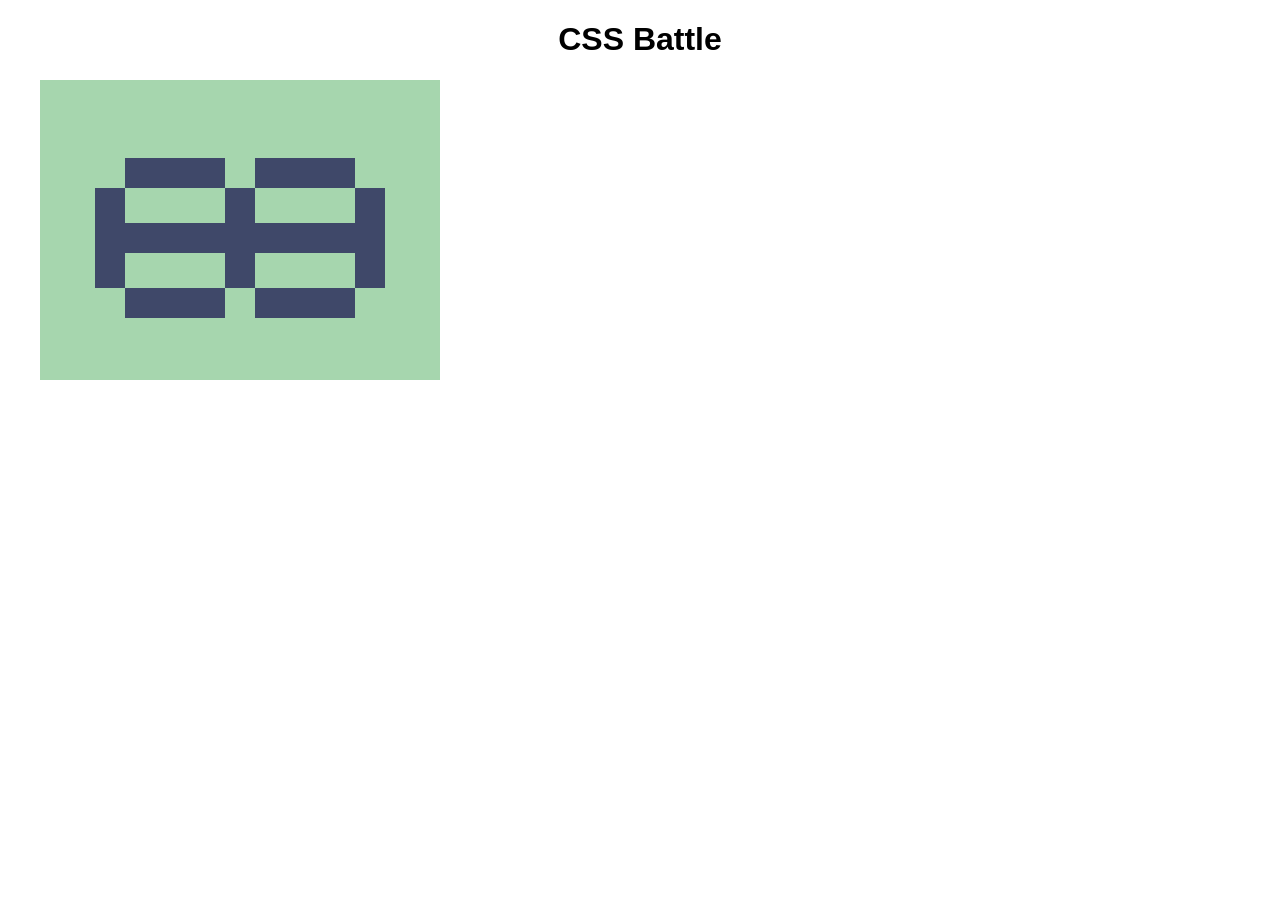
<file: index.html>
<!doctype html>
<html lang="en">
  <head>
    <meta charset="UTF-8" />
    <meta name="viewport" content="width=device-width, initial-scale=1.0" />
    <title>Matthew Berthoud</title>
  </head>
  <body>
    <h1>CSS Battle</h1>
    <main class="css-battle-container">
      <a
        data-date="2026-03-19"
        href="https://cssbattle.dev/play/xoj9q9vbk9SRcg1KWrYx"
        class="daily-challenge-link"
        target="_blank"
        rel="noopener noreferrer"
      >
        <iframe
          src="css-battle/2026-03-19.html"
          title="CSS Battle 2026-03-19"
          class="css-battle-frame"
        ></iframe>
      </a>
    </main>
    <style>
      body {
        font-family: sans-serif;
      }
      h1 {
        text-align: center;
      }

      .css-battle-container {
        display: grid;
        grid-template-columns: repeat(auto-fill, 400px);
        grid-auto-rows: 300px;
        justify-content: center;

        .daily-challenge-link {
          border: none;
          padding: 0;
          position: relative;
          text-align: center;

          &::after {
            place-content: center;
            position: absolute;
            inset: 0;

            content: attr(data-date);
            font-size: 4rem;
            background: black;
            color: white;
            opacity: 0;

            transition: opacity 0.3s ease;
          }

          &:hover::after {
            opacity: 0.5;
          }
        }

        .css-battle-frame {
          border: none;
          width: 400px;
          height: 300px;
          pointer-events: none;
        }
      }
    </style>
  </body>
</html>
</file>
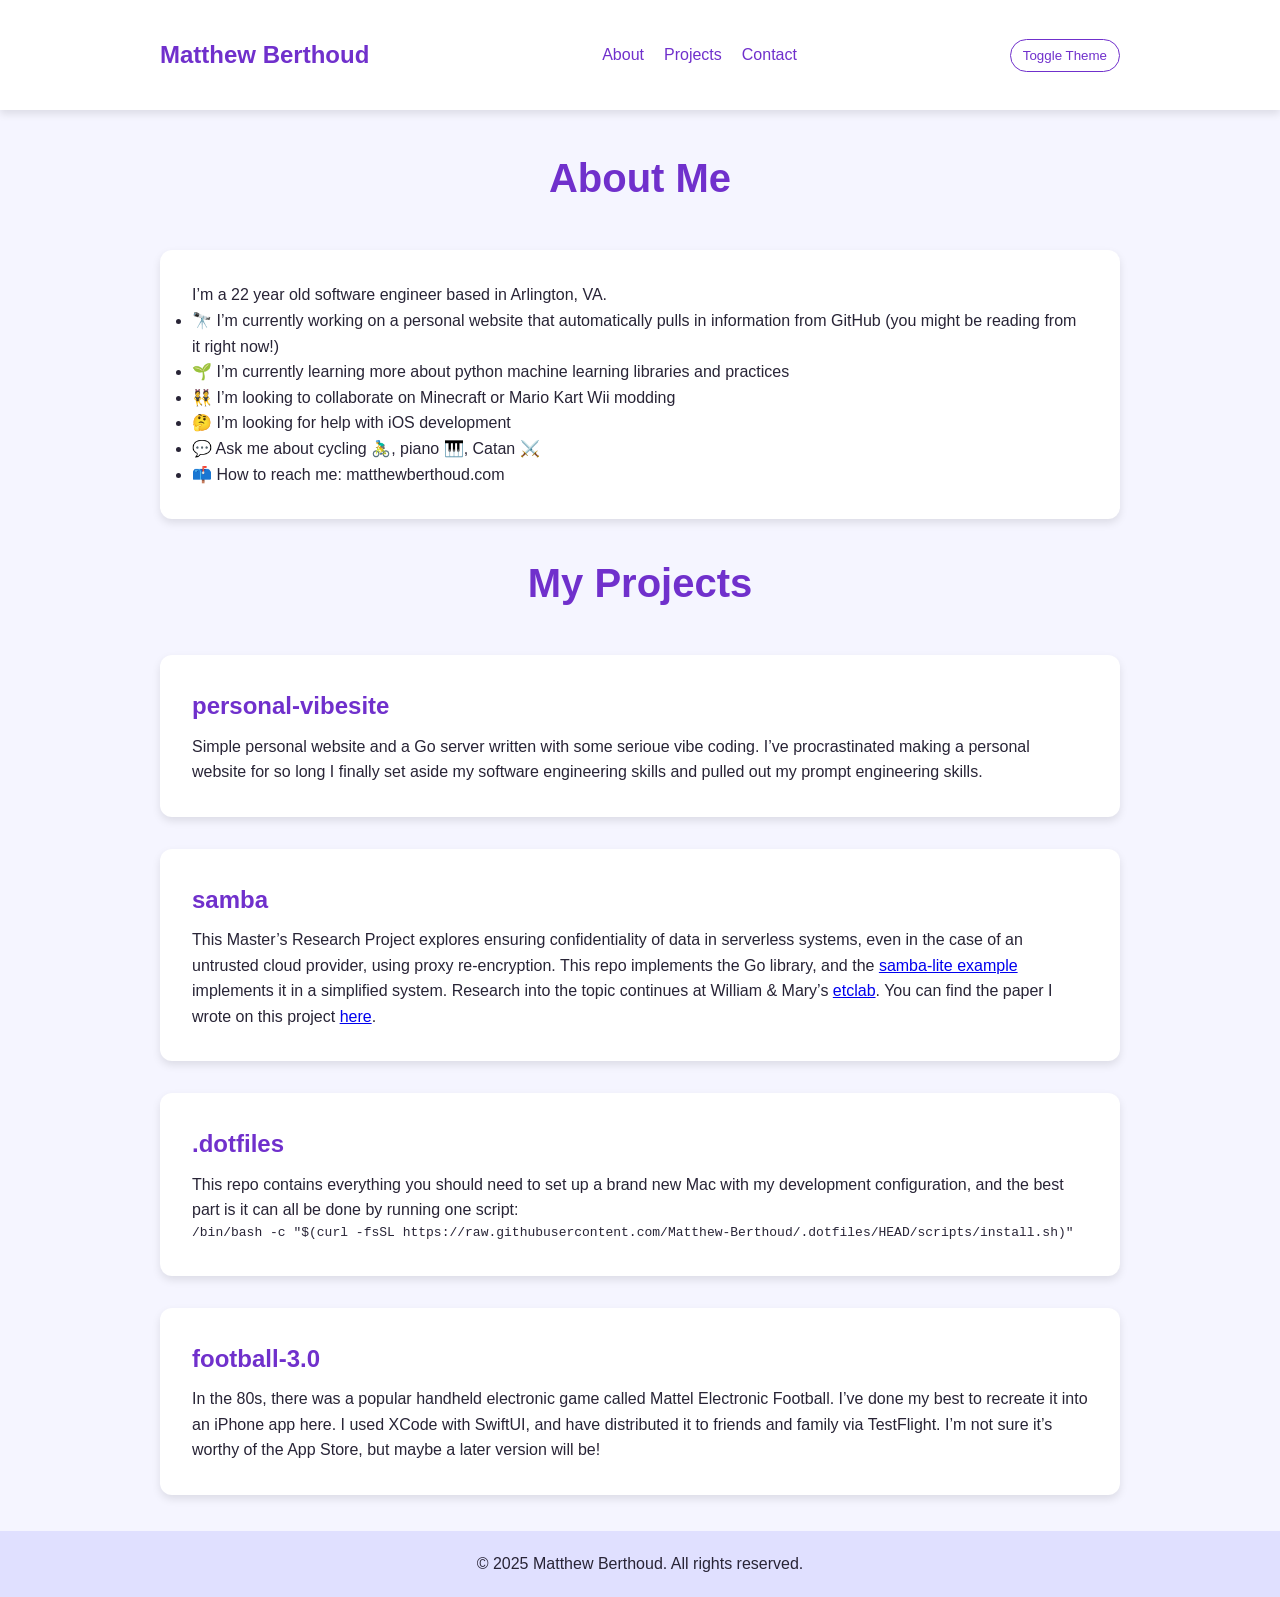
<file: static-site/index.html>
<!DOCTYPE html>
<html lang="en">

<head>
  <meta charset="UTF-8">
  <meta name="viewport" content="width=device-width, initial-scale=1.0">
  <title>Matthew Berthoud</title>
  <link rel="stylesheet" href="/static/css/style.css">
</head>

<body>
  <header>
    <nav class="container">
      <div class="logo">Matthew Berthoud</div>
      <ul>
        <li><a href="#about">About</a></li>
        <li><a href="#projects">Projects</a></li>
        <li><a href="https://www.linkedin.com/in/matthew-berthoud/">Contact</a></li>
      </ul>
      <button id="theme-toggle">Toggle Theme</button>
    </nav>
  </header>

  <main class="container">


    
    <section id="about">
      <h2>About Me</h2>
      
<div class="card">
  <p><p>I&rsquo;m a 22 year old software engineer based in Arlington, VA.</p>

<ul>
<li>🔭 I’m currently working on a personal website that automatically pulls in information from GitHub (you might be reading from it right now!)</li>
<li>🌱 I’m currently learning more about python machine learning libraries and practices</li>
<li>👯 I’m looking to collaborate on Minecraft or Mario Kart Wii modding</li>
<li>🤔 I’m looking for help with iOS development</li>
<li>💬 Ask me about cycling 🚴‍♂️, piano 🎹, Catan ⚔️</li>
<li>📫 How to reach me: matthewberthoud.com</li>
</ul>
</p>
</div>

    </section>

    
    <section id="projects">
      <h2>My Projects</h2>
      <div class="project-grid">
        
        
<div class="card project-card" onclick="window.open('https:\/\/github.com\/Matthew-Berthoud\/personal-vibesite', '_blank');">
  <h3>personal-vibesite</h3>
  <p><p>Simple personal website and a Go server written with some serioue vibe coding.
I&rsquo;ve procrastinated making a personal website for so long I finally set aside my software engineering skills and pulled out my prompt engineering skills.</p>
</p>
</div>

        
        
<div class="card project-card" onclick="window.open('https:\/\/github.com\/Matthew-Berthoud\/samba', '_blank');">
  <h3>samba</h3>
  <p><p>This Master&rsquo;s Research Project explores ensuring confidentiality of data in serverless systems, even in the case of an untrusted cloud provider, using proxy re-encryption. This repo implements the Go library, and the <a href="#samba-lite-example">samba-lite example</a> implements it in a simplified system. Research into the topic continues at William &amp; Mary&rsquo;s <a href="https://github.com/etclab">etclab</a>. You can find the paper I wrote on this project <a href="https://github.com/Matthew-Berthoud/samba-paper">here</a>.</p>
</p>
</div>

        
        
<div class="card project-card" onclick="window.open('https:\/\/github.com\/Matthew-Berthoud\/.dotfiles', '_blank');">
  <h3>.dotfiles</h3>
  <p><p>This repo contains everything you should need to set up a brand new Mac with my development configuration, and the best part is it can all be done by running one script:</p>

<pre><code>/bin/bash -c &quot;$(curl -fsSL https://raw.githubusercontent.com/Matthew-Berthoud/.dotfiles/HEAD/scripts/install.sh)&quot;
</code></pre>
</p>
</div>

        
        
<div class="card project-card" onclick="window.open('https:\/\/github.com\/Matthew-Berthoud\/football-3.0', '_blank');">
  <h3>football-3.0</h3>
  <p><p>In the 80s, there was a popular handheld electronic game called Mattel Electronic Football. I&rsquo;ve done my best to recreate it into an iPhone app here. I used XCode with SwiftUI, and have distributed it to friends and family via TestFlight. I&rsquo;m not sure it&rsquo;s worthy of the App Store, but maybe a later version will be!</p>
</p>
</div>

        
      </div>
    </section>

  </main>

  
  <footer>
    <p>&copy; 2025 Matthew Berthoud. All rights reserved.</p>
  </footer>

  
  <script src="/static/js/script.js"></script>

</body>

</html>
</file>
<file: static/css/style.css>
/* Basic Reset and Font Settings */
:root {
    --primary-color: #7030CC;
    --secondary-color: #A7A3C4;
    --background-color: #F5F5FF;
    --text-color: #282436;
    --card-bg-color: #FFFFFF;
    --header-bg-color: #FFFFFF;
    --footer-bg-color: #E0E0FF;
    --footer-text-color: #282436;
    --shadow: 0 4px 8px rgba(0,0,0,0.1);
}
[data-theme="dark"] {
    --primary-color: #7030CC;
    --secondary-color: #53359E;
    --background-color: #1E1A29;
    --text-color: #E0E0FF;
    --card-bg-color: #282436;
    --header-bg-color: #282436;
    --footer-bg-color: #14111A;
    --footer-text-color: #E0E0FF;
}

* {
    margin: 0;
    padding: 0;
    box-sizing: border-box;
}

body {
    font-family: -apple-system, BlinkMacSystemFont, "Segoe UI", Roboto, Helvetica, Arial, sans-serif, "Apple Color Emoji", "Segoe UI Emoji", "Segoe UI Symbol";
    background-color: var(--background-color);
    color: var(--text-color);
    line-height: 1.6;
    transition: background-color 0.3s, color 0.3s;
}

/* Page Layout */
.container {
    max-width: 1000px;
    margin: 0 auto;
    padding: 20px;
}

/* Header and Navigation */
header {
    background-color: var(--header-bg-color);
    padding: 1rem 0;
    box-shadow: var(--shadow);
    position: sticky;
    top: 0;
    z-index: 100;
    transition: background-color 0.3s;
}

nav {
    display: flex;
    justify-content: space-between;
    align-items: center;
    max-width: 1000px;
    margin: 0 auto;
    padding: 0 20px;
}

nav .logo {
    font-size: 1.5rem;
    font-weight: bold;
    color: var(--primary-color);
}

nav ul {
    list-style: none;
    display: flex;
}

nav ul li {
    margin-left: 20px;
}

nav ul li a {
    text-decoration: none;
    color: var(--primary-color);
    font-weight: 500;
    transition: color 0.3s;
}

nav ul li a:hover {
    color: var(--secondary-color);
}

/* Theme Toggle Button */
#theme-toggle {
    background: none;
    border: 1px solid var(--primary-color);
    color: var(--primary-color);
    padding: 8px 12px;
    border-radius: 20px;
    cursor: pointer;
    transition: background-color 0.3s, color 0.3s;
}

#theme-toggle:hover {
    background-color: var(--primary-color);
    color: var(--header-bg-color);
}

/* Sections */
section {
    padding: 1rem 0;
}

section h2 {
    text-align: center;
    margin-bottom: 40px;
    font-size: 2.5rem;
    color: var(--primary-color);
}

/* --- Cards (About Me and Projects) --- */
.card {
    background-color: var(--card-bg-color);
    border-radius: 12px;
    box-shadow: var(--shadow);
    transition: transform 0.3s ease, box-shadow 0.3s ease;
    padding: 2rem;
    display: flex;
    flex-direction: column;
    margin-top: 2rem;
}

/* --- Projects Section --- */
.projects-grid {
    display: grid;
    grid-template-columns: repeat(auto-fit, minmax(280px, 1fr));
    gap: 2.5rem; /* Increased space between project cards */
    padding-top: 1rem;
}

.project-card {
    cursor: pointer;
}

.project-card:hover {
    transform: translateY(-8px);
    box-shadow: 0 10px 20px rgba(0, 0, 0, 0.2);
}

.project-card h3 {
    margin: 0 0 0.5rem 0;
    color: var(--primary-color);
    font-size: 1.5rem;
}

.project-card p {
    margin: 0;
    color: var(--text-color);
    line-height: 1.6;
    flex-grow: 1;
}

/* Footer */
footer {
    background-color: var(--footer-bg-color);
    color: var(--footer-text-color);
    text-align: center;
    padding: 20px 0;
}

/* Responsive Design */
@media (max-width: 768px) {
    nav {
        flex-direction: column;
        gap: 10px;
    }
    nav ul {
        padding-top: 10px;
    }
}
</file>
